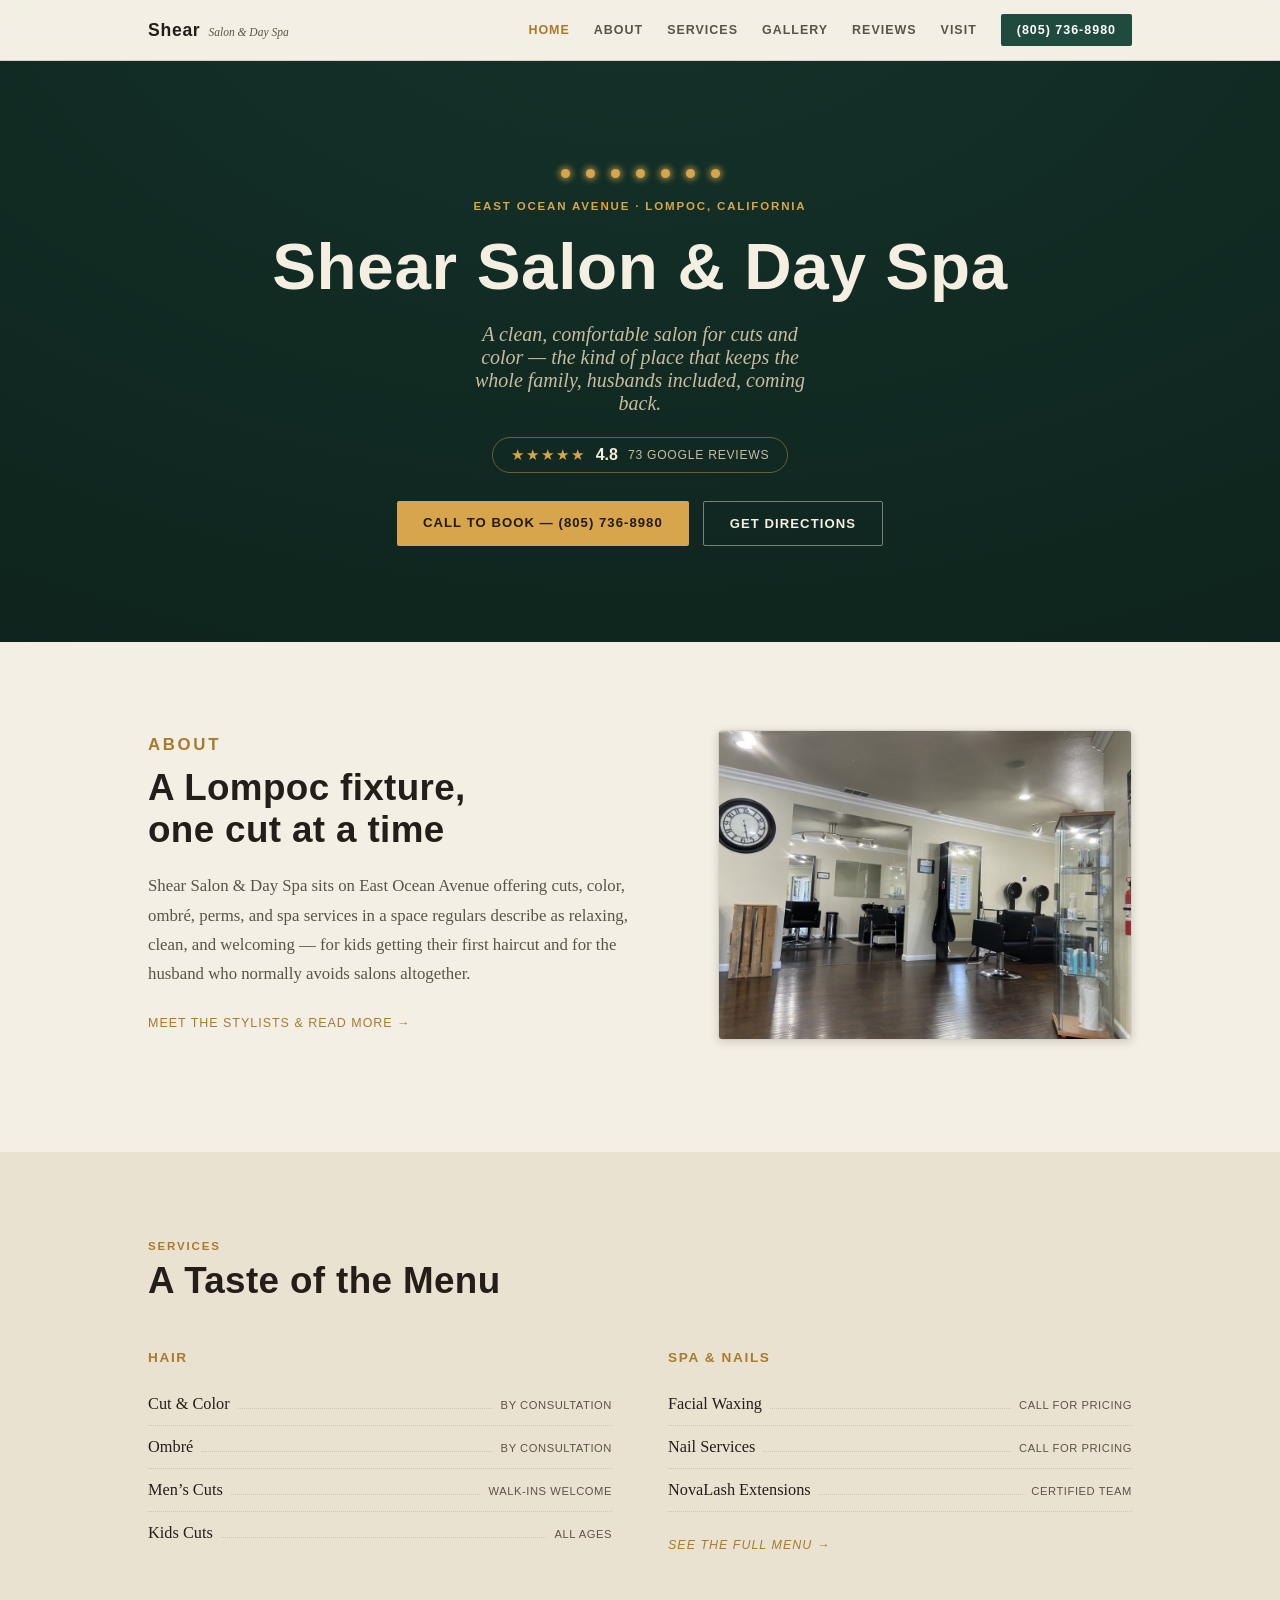
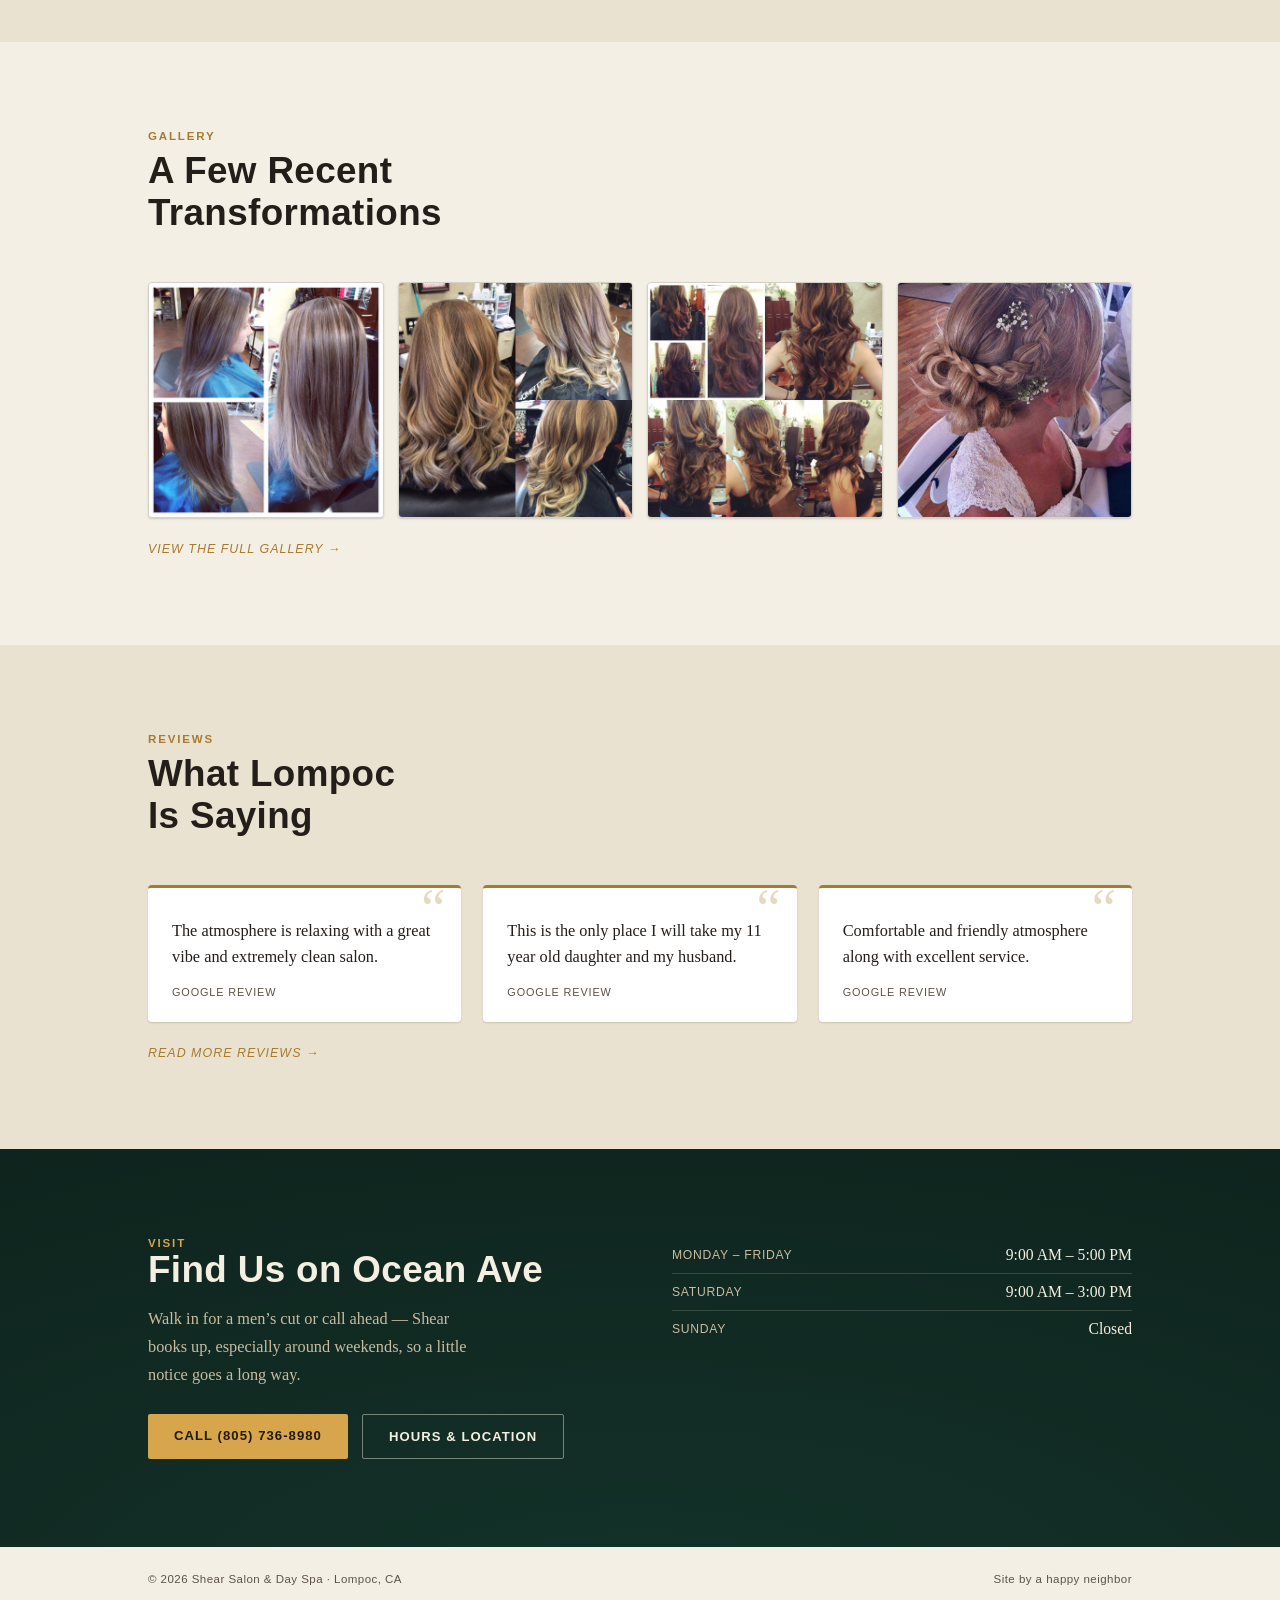
<file: index.html>
<!DOCTYPE html>
<html lang="en">
<head>
<meta charset="UTF-8">
<meta name="viewport" content="width=device-width, initial-scale=1.0">
<title>Shear Salon &amp; Day Spa | Lompoc, CA</title>
<meta name="description" content="Shear Salon &amp; Day Spa on East Ocean Avenue in Lompoc, CA — cuts, color, and spa services. 4.8 stars, 73 Google reviews.">
<link rel="icon" href="data:image/svg+xml,<svg xmlns=%22http://www.w3.org/2000/svg%22 viewBox=%220 0 100 100%22><text y=%22.9em%22 font-size=%2290%22>%E2%9C%82%EF%B8%8F</text></svg>">
<link rel="stylesheet" href="style.css">
</head>
<body>
<div class="page">

  <nav class="nav">
    <div class="nav-inner">
      <a class="brand" href="index.html">Shear <small>Salon &amp; Day Spa</small></a>
      <div class="nav-links">
        <a href="index.html" aria-current="page">Home</a>
        <a href="about.html">About</a>
        <a href="services.html">Services</a>
        <a href="gallery.html">Gallery</a>
        <a href="reviews.html">Reviews</a>
        <a href="contact.html">Visit</a>
        <a class="call" href="tel:+18057368980">(805) 736-8980</a>
      </div>
    </div>
  </nav>

  <header class="hero" id="top">
    <div class="hero-inner">
      <div class="bulbs" aria-hidden="true">
        <span class="bulb"></span><span class="bulb"></span><span class="bulb"></span>
        <span class="bulb"></span><span class="bulb"></span><span class="bulb"></span>
        <span class="bulb"></span>
      </div>
      <p class="eyebrow">East Ocean Avenue &middot; Lompoc, California</p>
      <h1>Shear Salon &amp; Day Spa</h1>
      <p class="tagline">A clean, comfortable salon for cuts and color &mdash; the kind of place that keeps the whole family, husbands included, coming back.</p>

      <div class="rating-pill">
        <span class="stars">★★★★★</span>
        <span class="num">4.8</span>
        <span class="count">73 Google Reviews</span>
      </div>

      <div class="hero-ctas">
        <a class="btn btn-primary" href="tel:+18057368980">Call to Book &mdash; (805) 736-8980</a>
        <a class="btn btn-outline" href="https://www.google.com/maps/dir/?api=1&amp;destination=1005+E+Ocean+Ave%2C+Lompoc%2C+CA+93436" target="_blank" rel="noopener">Get Directions</a>
      </div>
    </div>
  </header>

  <main>

    <section id="about">
      <div class="wrap about-grid">
        <div class="reveal">
          <p class="eyebrow" style="color:var(--brass);">About</p>
          <h2 style="margin-top:8px;font-size:clamp(1.7rem,3.4vw,2.3rem);">A Lompoc fixture, one cut at a time</h2>
          <p style="margin-top:20px;">Shear Salon &amp; Day Spa sits on East Ocean Avenue offering cuts, color, ombr&eacute;, perms, and spa services in a space regulars describe as relaxing, clean, and welcoming &mdash; for kids getting their first haircut and for the husband who normally avoids salons altogether.</p>
          <p><a class="link-more" href="about.html">Meet the stylists &amp; read more &rarr;</a></p>
        </div>
        <div class="reveal">
          <div class="photo-frame about-photo">
            <img src="images/interior.jpg" alt="Inside Shear Salon &amp; Day Spa in Lompoc, showing styling chairs and mirrors" loading="lazy">
          </div>
        </div>
      </div>
    </section>

    <section class="services">
      <div class="wrap">
        <div class="section-head reveal">
          <p class="eyebrow">Services</p>
          <h2>A Taste of the Menu</h2>
        </div>
        <div class="menu-cols">
          <div class="menu-group reveal">
            <h3>Hair</h3>
            <div class="menu-item"><span class="name">Cut &amp; Color</span><span class="leader"></span><span class="note">By Consultation</span></div>
            <div class="menu-item"><span class="name">Ombr&eacute;</span><span class="leader"></span><span class="note">By Consultation</span></div>
            <div class="menu-item"><span class="name">Men&rsquo;s Cuts</span><span class="leader"></span><span class="note">Walk-Ins Welcome</span></div>
            <div class="menu-item"><span class="name">Kids Cuts</span><span class="leader"></span><span class="note">All Ages</span></div>
          </div>
          <div class="menu-group reveal">
            <h3>Spa &amp; Nails</h3>
            <div class="menu-item"><span class="name">Facial Waxing</span><span class="leader"></span><span class="note">Call for Pricing</span></div>
            <div class="menu-item"><span class="name">Nail Services</span><span class="leader"></span><span class="note">Call for Pricing</span></div>
            <div class="menu-item"><span class="name">NovaLash Extensions</span><span class="leader"></span><span class="note">Certified Team</span></div>
            <p class="menu-note"><a class="link-more" href="services.html">See the full menu &rarr;</a></p>
          </div>
        </div>
      </div>
    </section>

    <section id="gallery-preview">
      <div class="wrap">
        <div class="section-head reveal">
          <p class="eyebrow">Gallery</p>
          <h2>A Few Recent Transformations</h2>
        </div>
        <div class="gallery-grid preview reveal">
          <div class="gallery-tile"><img src="images/gallery-02.jpg" alt="Color and style result at Shear Salon" loading="lazy"></div>
          <div class="gallery-tile"><img src="images/gallery-06.jpg" alt="Color and style result at Shear Salon" loading="lazy"></div>
          <div class="gallery-tile"><img src="images/gallery-09.jpg" alt="Color and style result at Shear Salon" loading="lazy"></div>
          <div class="gallery-tile"><img src="images/gallery-15.jpg" alt="Color and style result at Shear Salon" loading="lazy"></div>
        </div>
        <p class="gallery-note"><a class="link-more" href="gallery.html">View the full gallery &rarr;</a></p>
      </div>
    </section>

    <section class="reviews">
      <div class="wrap">
        <div class="section-head reveal">
          <p class="eyebrow">Reviews</p>
          <h2>What Lompoc Is Saying</h2>
        </div>
        <div class="review-grid">
          <div class="review-card reveal">
            <p>The atmosphere is relaxing with a great vibe and extremely clean salon.</p>
            <span class="review-source">Google Review</span>
          </div>
          <div class="review-card reveal">
            <p>This is the only place I will take my 11 year old daughter and my husband.</p>
            <span class="review-source">Google Review</span>
          </div>
          <div class="review-card reveal">
            <p>Comfortable and friendly atmosphere along with excellent service.</p>
            <span class="review-source">Google Review</span>
          </div>
        </div>
        <p class="gallery-note"><a class="link-more" href="reviews.html">Read more reviews &rarr;</a></p>
      </div>
    </section>

  </main>

  <section class="visit">
    <div class="wrap visit-grid">
      <div class="reveal">
        <p class="eyebrow">Visit</p>
        <h2>Find Us on Ocean Ave</h2>
        <p class="visit-lead">Walk in for a men&rsquo;s cut or call ahead &mdash; Shear books up, especially around weekends, so a little notice goes a long way.</p>
        <div class="visit-ctas">
          <a class="btn btn-primary" href="tel:+18057368980">Call (805) 736-8980</a>
          <a class="btn btn-outline" href="contact.html">Hours &amp; Location</a>
        </div>
      </div>
      <div class="reveal">
        <table class="hours-table">
          <tr><td>Monday &ndash; Friday</td><td>9:00 AM &ndash; 5:00 PM</td></tr>
          <tr><td>Saturday</td><td>9:00 AM &ndash; 3:00 PM</td></tr>
          <tr><td>Sunday</td><td>Closed</td></tr>
        </table>
      </div>
    </div>
  </section>

  <footer class="footer">
    <div class="wrap">
      <p>&copy; 2026 Shear Salon &amp; Day Spa &middot; Lompoc, CA</p>
      <p>Site by a happy neighbor</p>
    </div>
  </footer>

</div>
<script src="script.js"></script>
</body>
</html>
</file>
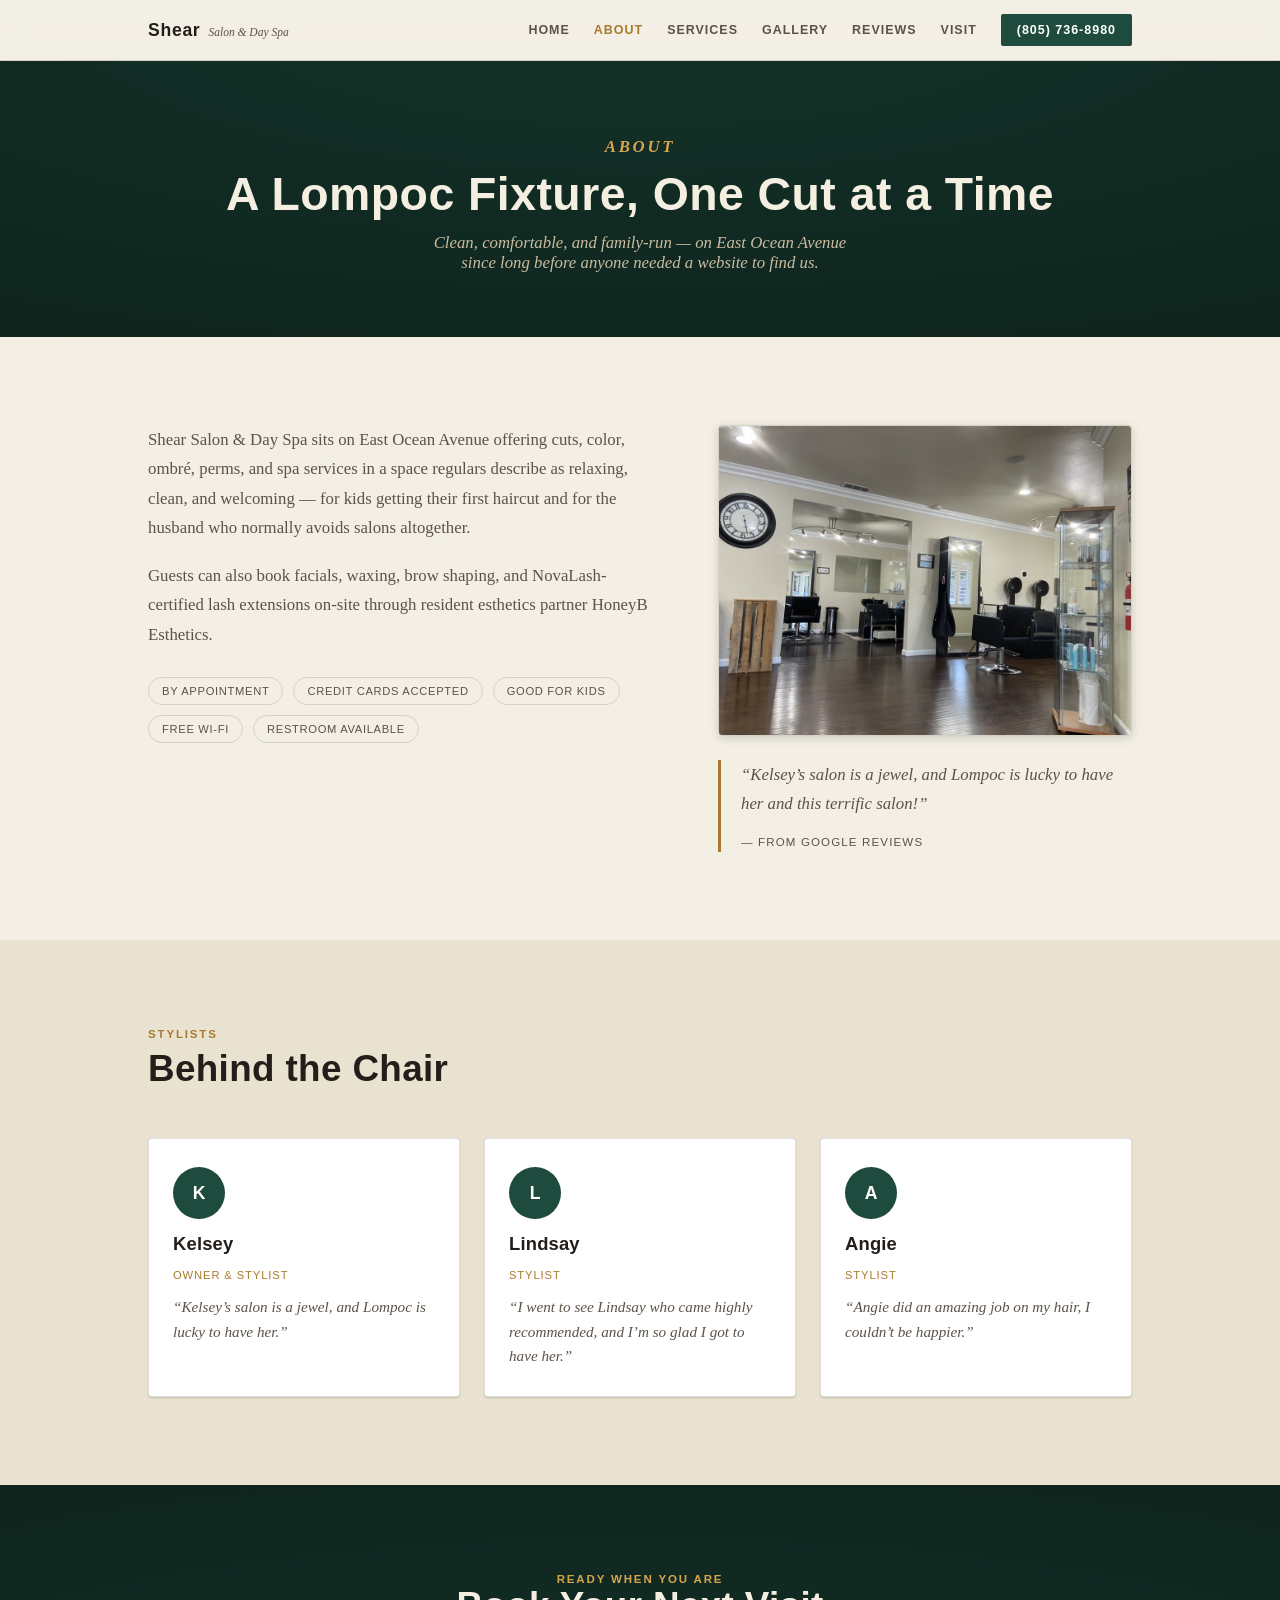
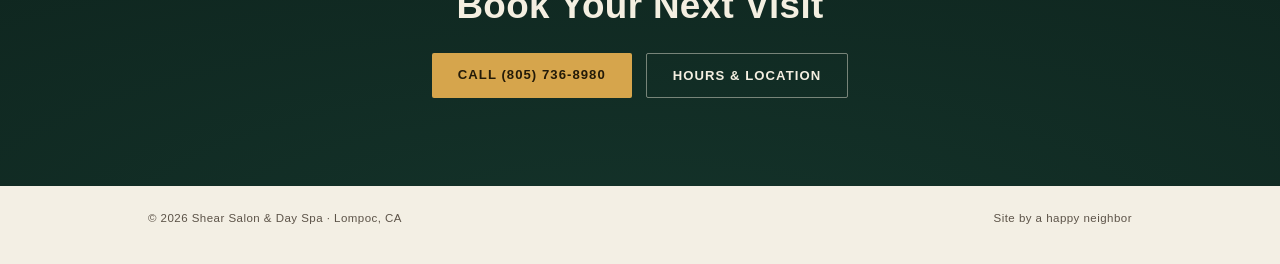
<file: about.html>
<!DOCTYPE html>
<html lang="en">
<head>
<meta charset="UTF-8">
<meta name="viewport" content="width=device-width, initial-scale=1.0">
<title>About | Shear Salon &amp; Day Spa</title>
<meta name="description" content="About Shear Salon & Day Spa in Lompoc, CA, and the stylists behind the chair — Kelsey, Lindsay, and Angie.">
<link rel="icon" href="data:image/svg+xml,<svg xmlns=%22http://www.w3.org/2000/svg%22 viewBox=%220 0 100 100%22><text y=%22.9em%22 font-size=%2290%22>%E2%9C%82%EF%B8%8F</text></svg>">
<link rel="stylesheet" href="style.css">
</head>
<body>
<div class="page">

  <nav class="nav">
    <div class="nav-inner">
      <a class="brand" href="index.html">Shear <small>Salon &amp; Day Spa</small></a>
      <div class="nav-links">
        <a href="index.html">Home</a>
        <a href="about.html" aria-current="page">About</a>
        <a href="services.html">Services</a>
        <a href="gallery.html">Gallery</a>
        <a href="reviews.html">Reviews</a>
        <a href="contact.html">Visit</a>
        <a class="call" href="tel:+18057368980">(805) 736-8980</a>
      </div>
    </div>
  </nav>

  <header class="page-hero">
    <p class="eyebrow">About</p>
    <h1>A Lompoc Fixture, One Cut at a Time</h1>
    <p>Clean, comfortable, and family-run &mdash; on East Ocean Avenue since long before anyone needed a website to find us.</p>
  </header>

  <main>
    <section>
      <div class="wrap about-grid">
        <div class="reveal">
          <p style="font-size:1.05rem;line-height:1.75;color:var(--ink-soft);">Shear Salon &amp; Day Spa sits on East Ocean Avenue offering cuts, color, ombr&eacute;, perms, and spa services in a space regulars describe as relaxing, clean, and welcoming &mdash; for kids getting their first haircut and for the husband who normally avoids salons altogether.</p>
          <p style="font-size:1.05rem;line-height:1.75;color:var(--ink-soft);margin-top:1.1em;">Guests can also book facials, waxing, brow shaping, and NovaLash-certified lash extensions on-site through resident esthetics partner HoneyB Esthetics.</p>
          <div class="amenity-row">
            <span class="amenity">By Appointment</span>
            <span class="amenity">Credit Cards Accepted</span>
            <span class="amenity">Good for Kids</span>
            <span class="amenity">Free Wi-Fi</span>
            <span class="amenity">Restroom Available</span>
          </div>
        </div>
        <div class="reveal">
          <div class="photo-frame about-photo">
            <img src="images/interior.jpg" alt="Inside Shear Salon &amp; Day Spa in Lompoc, showing styling chairs and mirrors" loading="lazy">
          </div>
          <p class="pull">&ldquo;Kelsey&rsquo;s salon is a jewel, and Lompoc is lucky to have her and this terrific salon!&rdquo;
            <cite>&mdash; from Google Reviews</cite>
          </p>
        </div>
      </div>
    </section>

    <section class="services">
      <div class="wrap">
        <div class="section-head reveal">
          <p class="eyebrow">Stylists</p>
          <h2>Behind the Chair</h2>
        </div>
        <div class="team-grid">
          <div class="team-card reveal">
            <div class="monogram">K</div>
            <h3>Kelsey</h3>
            <p class="role">Owner &amp; Stylist</p>
            <p class="quote">&ldquo;Kelsey&rsquo;s salon is a jewel, and Lompoc is lucky to have her.&rdquo;</p>
          </div>
          <div class="team-card reveal">
            <div class="monogram">L</div>
            <h3>Lindsay</h3>
            <p class="role">Stylist</p>
            <p class="quote">&ldquo;I went to see Lindsay who came highly recommended, and I&rsquo;m so glad I got to have her.&rdquo;</p>
          </div>
          <div class="team-card reveal">
            <div class="monogram">A</div>
            <h3>Angie</h3>
            <p class="role">Stylist</p>
            <p class="quote">&ldquo;Angie did an amazing job on my hair, I couldn&rsquo;t be happier.&rdquo;</p>
          </div>
        </div>
      </div>
    </section>
  </main>

  <section class="visit">
    <div class="wrap" style="text-align:center;">
      <div class="reveal">
        <p class="eyebrow">Ready When You Are</p>
        <h2>Book Your Next Visit</h2>
        <div class="visit-ctas" style="justify-content:center;">
          <a class="btn btn-primary" href="tel:+18057368980">Call (805) 736-8980</a>
          <a class="btn btn-outline" href="contact.html">Hours &amp; Location</a>
        </div>
      </div>
    </div>
  </section>

  <footer class="footer">
    <div class="wrap">
      <p>&copy; 2026 Shear Salon &amp; Day Spa &middot; Lompoc, CA</p>
      <p>Site by a happy neighbor</p>
    </div>
  </footer>

</div>
<script src="script.js"></script>
</body>
</html>
</file>
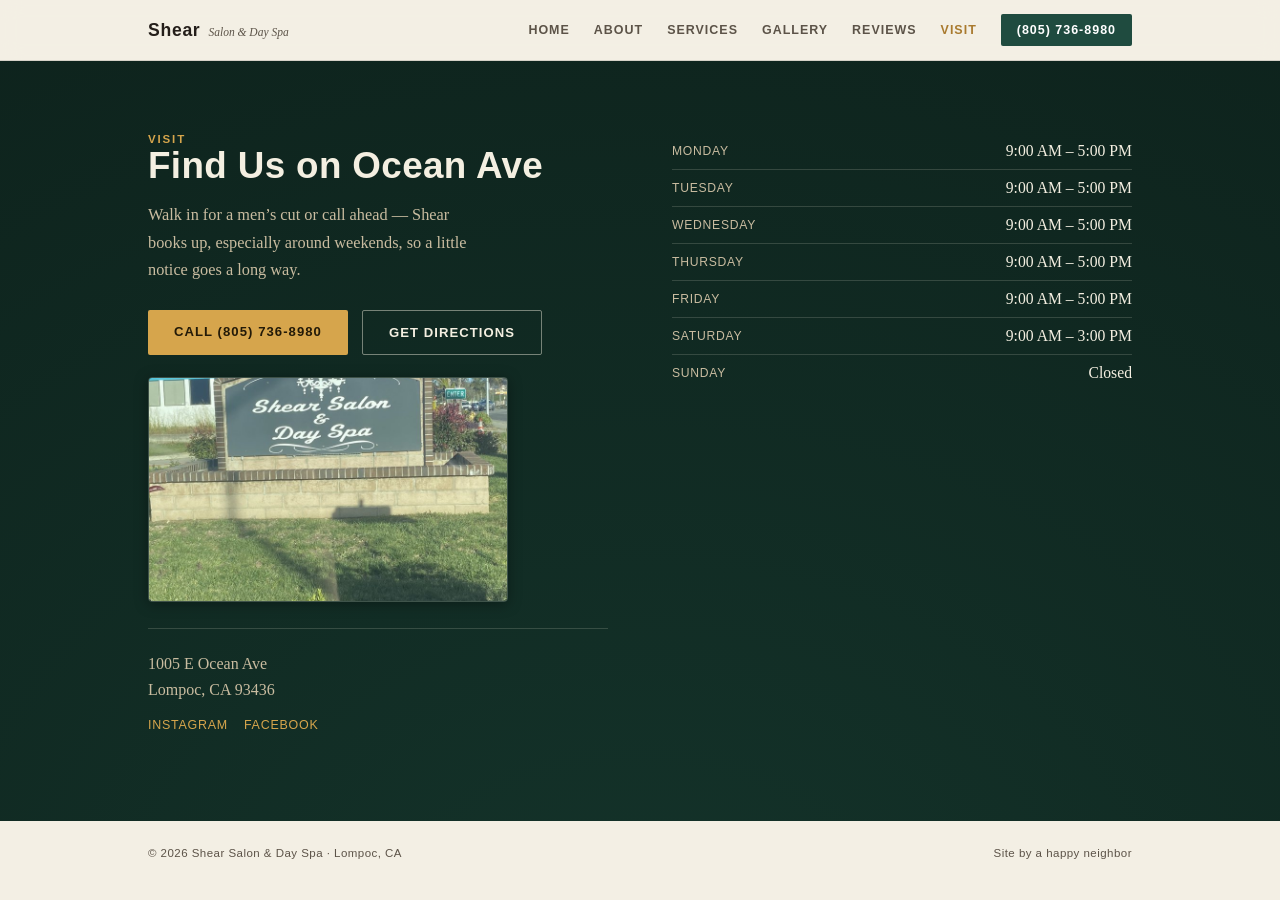
<file: contact.html>
<!DOCTYPE html>
<html lang="en">
<head>
<meta charset="UTF-8">
<meta name="viewport" content="width=device-width, initial-scale=1.0">
<title>Visit | Shear Salon &amp; Day Spa</title>
<meta name="description" content="Hours, address, and directions for Shear Salon & Day Spa, 1005 E Ocean Ave, Lompoc, CA 93436.">
<link rel="icon" href="data:image/svg+xml,<svg xmlns=%22http://www.w3.org/2000/svg%22 viewBox=%220 0 100 100%22><text y=%22.9em%22 font-size=%2290%22>%E2%9C%82%EF%B8%8F</text></svg>">
<link rel="stylesheet" href="style.css">
</head>
<body>
<div class="page">

  <nav class="nav">
    <div class="nav-inner">
      <a class="brand" href="index.html">Shear <small>Salon &amp; Day Spa</small></a>
      <div class="nav-links">
        <a href="index.html">Home</a>
        <a href="about.html">About</a>
        <a href="services.html">Services</a>
        <a href="gallery.html">Gallery</a>
        <a href="reviews.html">Reviews</a>
        <a href="contact.html" aria-current="page">Visit</a>
        <a class="call" href="tel:+18057368980">(805) 736-8980</a>
      </div>
    </div>
  </nav>

  <section class="visit" style="padding-top:clamp(48px,8vw,72px);">
    <div class="wrap visit-grid">
      <div class="reveal">
        <p class="eyebrow">Visit</p>
        <h2>Find Us on Ocean Ave</h2>
        <p class="visit-lead">Walk in for a men&rsquo;s cut or call ahead &mdash; Shear books up, especially around weekends, so a little notice goes a long way.</p>
        <div class="visit-ctas">
          <a class="btn btn-primary" href="tel:+18057368980">Call (805) 736-8980</a>
          <a class="btn btn-outline" href="https://www.google.com/maps/dir/?api=1&amp;destination=1005+E+Ocean+Ave%2C+Lompoc%2C+CA+93436" target="_blank" rel="noopener">Get Directions</a>
        </div>
        <div class="visit-photo reveal" style="margin-top:22px;">
          <img src="images/sign.jpg" alt="Shear Salon &amp; Day Spa sign on East Ocean Avenue, Lompoc" loading="lazy">
        </div>
        <div class="addr-block">
          <p>1005 E Ocean Ave<br>Lompoc, CA 93436</p>
          <div class="social-row">
            <a href="https://www.instagram.com/shearsalonanddayspa/" target="_blank" rel="noopener">Instagram</a>
            <a href="https://www.facebook.com/Sheardelighsalon/" target="_blank" rel="noopener">Facebook</a>
          </div>
        </div>
      </div>
      <div class="reveal">
        <table class="hours-table">
          <tr><td>Monday</td><td>9:00 AM &ndash; 5:00 PM</td></tr>
          <tr><td>Tuesday</td><td>9:00 AM &ndash; 5:00 PM</td></tr>
          <tr><td>Wednesday</td><td>9:00 AM &ndash; 5:00 PM</td></tr>
          <tr><td>Thursday</td><td>9:00 AM &ndash; 5:00 PM</td></tr>
          <tr><td>Friday</td><td>9:00 AM &ndash; 5:00 PM</td></tr>
          <tr><td>Saturday</td><td>9:00 AM &ndash; 3:00 PM</td></tr>
          <tr><td>Sunday</td><td>Closed</td></tr>
        </table>
      </div>
    </div>
  </section>

  <footer class="footer">
    <div class="wrap">
      <p>&copy; 2026 Shear Salon &amp; Day Spa &middot; Lompoc, CA</p>
      <p>Site by a happy neighbor</p>
    </div>
  </footer>

</div>
<script src="script.js"></script>
</body>
</html>
</file>
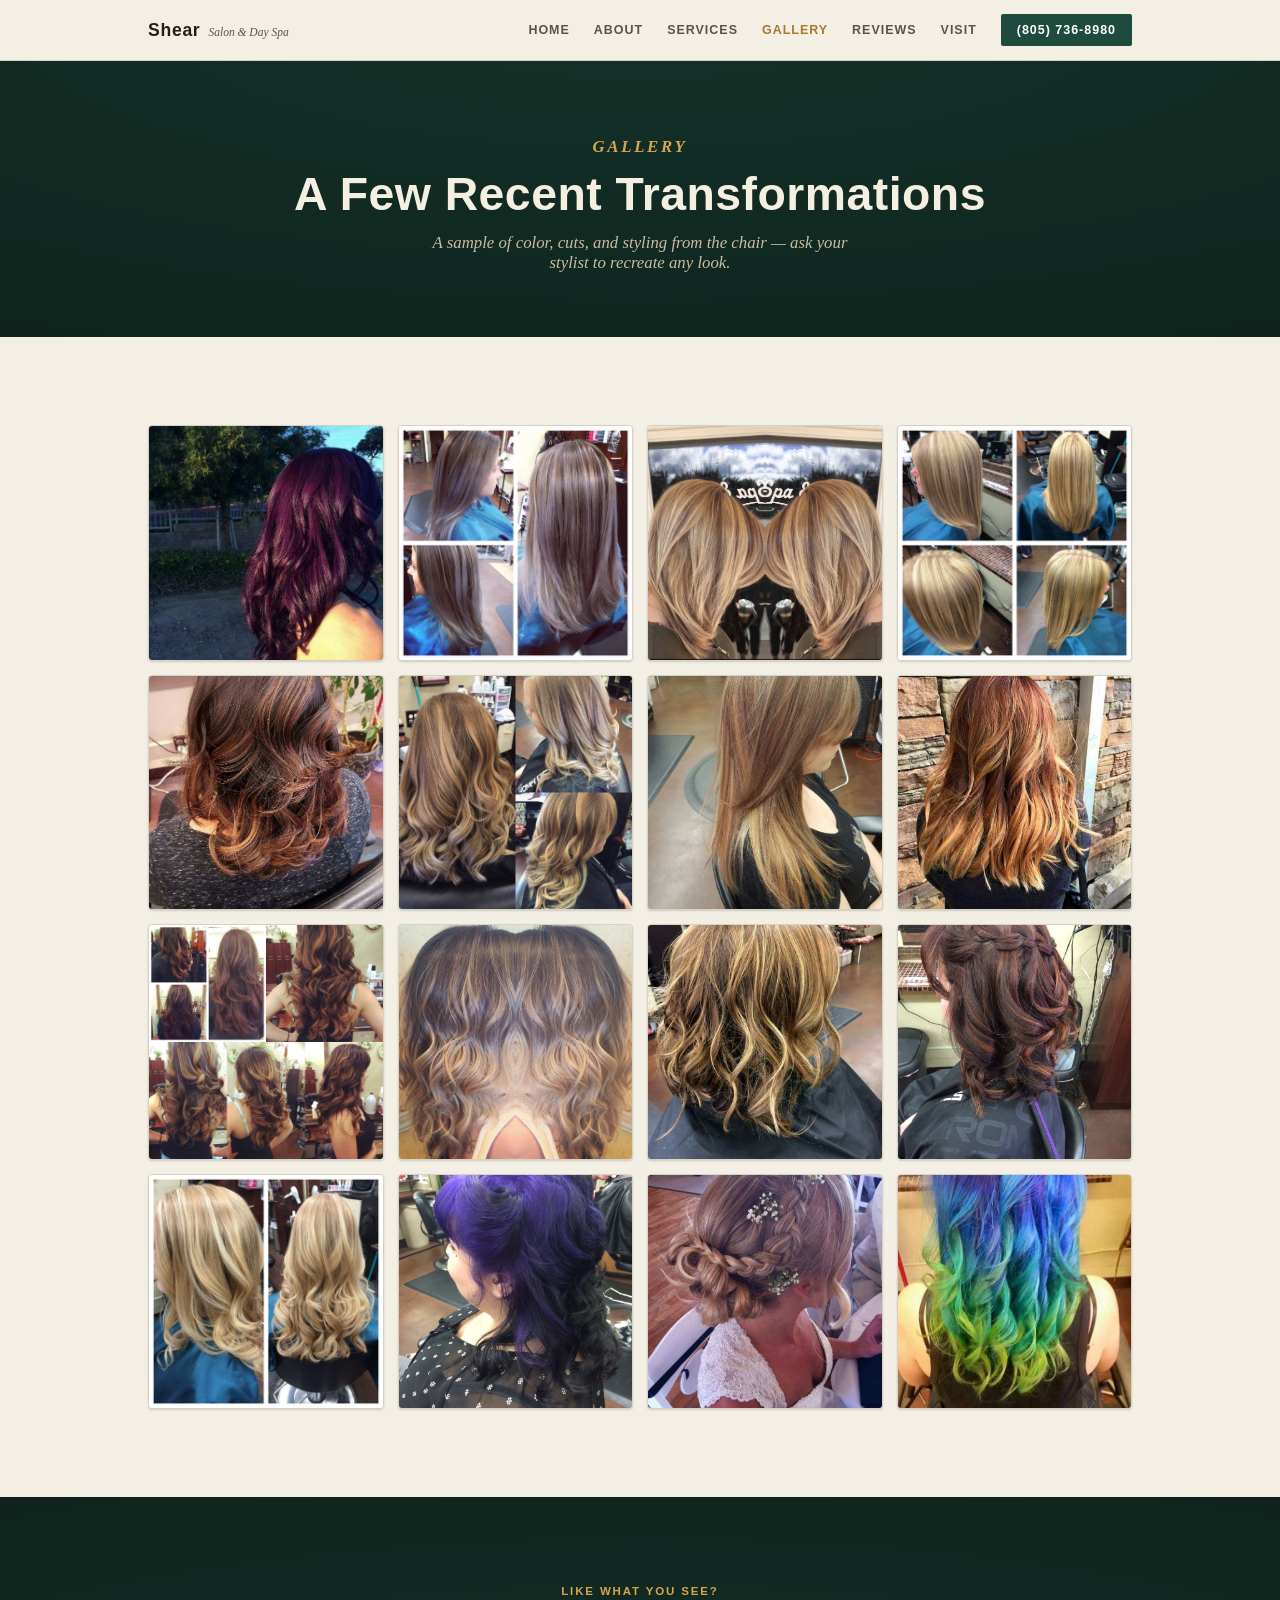
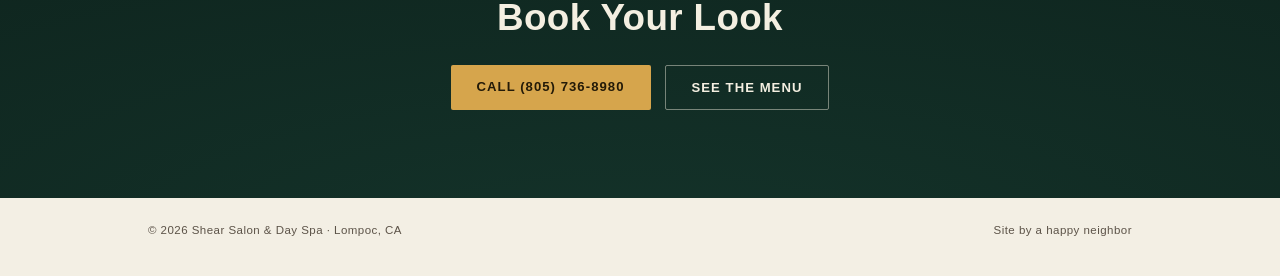
<file: gallery.html>
<!DOCTYPE html>
<html lang="en">
<head>
<meta charset="UTF-8">
<meta name="viewport" content="width=device-width, initial-scale=1.0">
<title>Gallery | Shear Salon &amp; Day Spa</title>
<meta name="description" content="Color, cuts, and styling from the chair at Shear Salon & Day Spa in Lompoc, CA.">
<link rel="icon" href="data:image/svg+xml,<svg xmlns=%22http://www.w3.org/2000/svg%22 viewBox=%220 0 100 100%22><text y=%22.9em%22 font-size=%2290%22>%E2%9C%82%EF%B8%8F</text></svg>">
<link rel="stylesheet" href="style.css">
</head>
<body>
<div class="page">

  <nav class="nav">
    <div class="nav-inner">
      <a class="brand" href="index.html">Shear <small>Salon &amp; Day Spa</small></a>
      <div class="nav-links">
        <a href="index.html">Home</a>
        <a href="about.html">About</a>
        <a href="services.html">Services</a>
        <a href="gallery.html" aria-current="page">Gallery</a>
        <a href="reviews.html">Reviews</a>
        <a href="contact.html">Visit</a>
        <a class="call" href="tel:+18057368980">(805) 736-8980</a>
      </div>
    </div>
  </nav>

  <header class="page-hero">
    <p class="eyebrow">Gallery</p>
    <h1>A Few Recent Transformations</h1>
    <p>A sample of color, cuts, and styling from the chair &mdash; ask your stylist to recreate any look.</p>
  </header>

  <main>
    <section>
      <div class="wrap">
        <div class="gallery-grid reveal">
          <div class="gallery-tile"><img src="images/gallery-01.jpg" alt="Shear Salon &amp; Day Spa interior" loading="lazy"></div>
          <div class="gallery-tile"><img src="images/gallery-02.jpg" alt="Color and style result at Shear Salon" loading="lazy"></div>
          <div class="gallery-tile"><img src="images/gallery-03.jpg" alt="Color and style result at Shear Salon" loading="lazy"></div>
          <div class="gallery-tile"><img src="images/gallery-04.jpg" alt="Color and style result at Shear Salon" loading="lazy"></div>
          <div class="gallery-tile"><img src="images/gallery-05.jpg" alt="Color and style result at Shear Salon" loading="lazy"></div>
          <div class="gallery-tile"><img src="images/gallery-06.jpg" alt="Color and style result at Shear Salon" loading="lazy"></div>
          <div class="gallery-tile"><img src="images/gallery-07.jpg" alt="Color and style result at Shear Salon" loading="lazy"></div>
          <div class="gallery-tile"><img src="images/gallery-08.jpg" alt="Color and style result at Shear Salon" loading="lazy"></div>
          <div class="gallery-tile"><img src="images/gallery-09.jpg" alt="Color and style result at Shear Salon" loading="lazy"></div>
          <div class="gallery-tile"><img src="images/gallery-10.jpg" alt="Color and style result at Shear Salon" loading="lazy"></div>
          <div class="gallery-tile"><img src="images/gallery-11.jpg" alt="Color and style result at Shear Salon" loading="lazy"></div>
          <div class="gallery-tile"><img src="images/gallery-12.jpg" alt="Color and style result at Shear Salon" loading="lazy"></div>
          <div class="gallery-tile"><img src="images/gallery-13.jpg" alt="Color and style result at Shear Salon" loading="lazy"></div>
          <div class="gallery-tile"><img src="images/gallery-14.jpg" alt="Color and style result at Shear Salon" loading="lazy"></div>
          <div class="gallery-tile"><img src="images/gallery-15.jpg" alt="Color and style result at Shear Salon" loading="lazy"></div>
          <div class="gallery-tile"><img src="images/gallery-16.jpg" alt="Color and style result at Shear Salon" loading="lazy"></div>
        </div>
      </div>
    </section>
  </main>

  <section class="visit">
    <div class="wrap" style="text-align:center;">
      <div class="reveal">
        <p class="eyebrow">Like What You See?</p>
        <h2>Book Your Look</h2>
        <div class="visit-ctas" style="justify-content:center;">
          <a class="btn btn-primary" href="tel:+18057368980">Call (805) 736-8980</a>
          <a class="btn btn-outline" href="services.html">See the Menu</a>
        </div>
      </div>
    </div>
  </section>

  <footer class="footer">
    <div class="wrap">
      <p>&copy; 2026 Shear Salon &amp; Day Spa &middot; Lompoc, CA</p>
      <p>Site by a happy neighbor</p>
    </div>
  </footer>

</div>
<script src="script.js"></script>
</body>
</html>
</file>
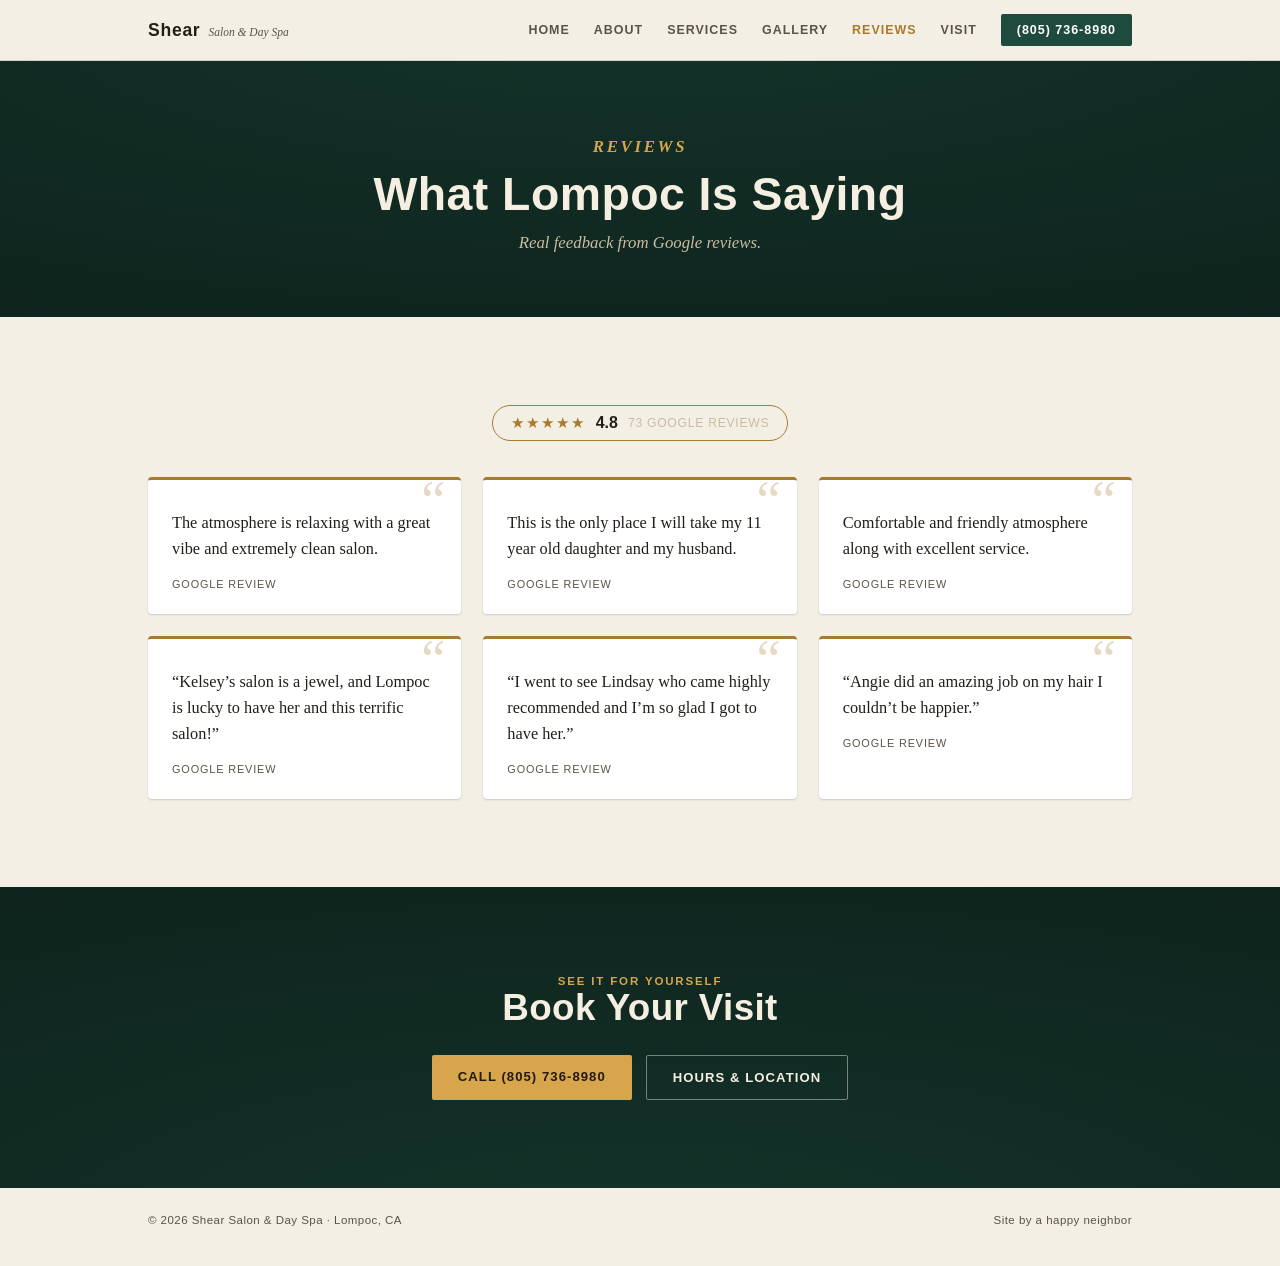
<file: reviews.html>
<!DOCTYPE html>
<html lang="en">
<head>
<meta charset="UTF-8">
<meta name="viewport" content="width=device-width, initial-scale=1.0">
<title>Reviews | Shear Salon &amp; Day Spa</title>
<meta name="description" content="4.8 stars, 73 Google reviews — see what Lompoc is saying about Shear Salon & Day Spa.">
<link rel="icon" href="data:image/svg+xml,<svg xmlns=%22http://www.w3.org/2000/svg%22 viewBox=%220 0 100 100%22><text y=%22.9em%22 font-size=%2290%22>%E2%9C%82%EF%B8%8F</text></svg>">
<link rel="stylesheet" href="style.css">
</head>
<body>
<div class="page">

  <nav class="nav">
    <div class="nav-inner">
      <a class="brand" href="index.html">Shear <small>Salon &amp; Day Spa</small></a>
      <div class="nav-links">
        <a href="index.html">Home</a>
        <a href="about.html">About</a>
        <a href="services.html">Services</a>
        <a href="gallery.html">Gallery</a>
        <a href="reviews.html" aria-current="page">Reviews</a>
        <a href="contact.html">Visit</a>
        <a class="call" href="tel:+18057368980">(805) 736-8980</a>
      </div>
    </div>
  </nav>

  <header class="page-hero">
    <p class="eyebrow">Reviews</p>
    <h1>What Lompoc Is Saying</h1>
    <p>Real feedback from Google reviews.</p>
  </header>

  <main>
    <section>
      <div class="wrap">
        <div class="review-rating reveal">
          <div class="rating-pill" style="border-color:var(--brass);">
            <span class="stars" style="color:var(--brass);">★★★★★</span>
            <span class="num" style="color:var(--ink);">4.8</span>
            <span class="count">73 Google Reviews</span>
          </div>
        </div>
        <div class="review-grid">
          <div class="review-card reveal">
            <p>The atmosphere is relaxing with a great vibe and extremely clean salon.</p>
            <span class="review-source">Google Review</span>
          </div>
          <div class="review-card reveal">
            <p>This is the only place I will take my 11 year old daughter and my husband.</p>
            <span class="review-source">Google Review</span>
          </div>
          <div class="review-card reveal">
            <p>Comfortable and friendly atmosphere along with excellent service.</p>
            <span class="review-source">Google Review</span>
          </div>
          <div class="review-card reveal">
            <p>&ldquo;Kelsey&rsquo;s salon is a jewel, and Lompoc is lucky to have her and this terrific salon!&rdquo;</p>
            <span class="review-source">Google Review</span>
          </div>
          <div class="review-card reveal">
            <p>&ldquo;I went to see Lindsay who came highly recommended and I&rsquo;m so glad I got to have her.&rdquo;</p>
            <span class="review-source">Google Review</span>
          </div>
          <div class="review-card reveal">
            <p>&ldquo;Angie did an amazing job on my hair I couldn&rsquo;t be happier.&rdquo;</p>
            <span class="review-source">Google Review</span>
          </div>
        </div>
      </div>
    </section>
  </main>

  <section class="visit">
    <div class="wrap" style="text-align:center;">
      <div class="reveal">
        <p class="eyebrow">See It for Yourself</p>
        <h2>Book Your Visit</h2>
        <div class="visit-ctas" style="justify-content:center;">
          <a class="btn btn-primary" href="tel:+18057368980">Call (805) 736-8980</a>
          <a class="btn btn-outline" href="contact.html">Hours &amp; Location</a>
        </div>
      </div>
    </div>
  </section>

  <footer class="footer">
    <div class="wrap">
      <p>&copy; 2026 Shear Salon &amp; Day Spa &middot; Lompoc, CA</p>
      <p>Site by a happy neighbor</p>
    </div>
  </footer>

</div>
<script src="script.js"></script>
</body>
</html>
</file>
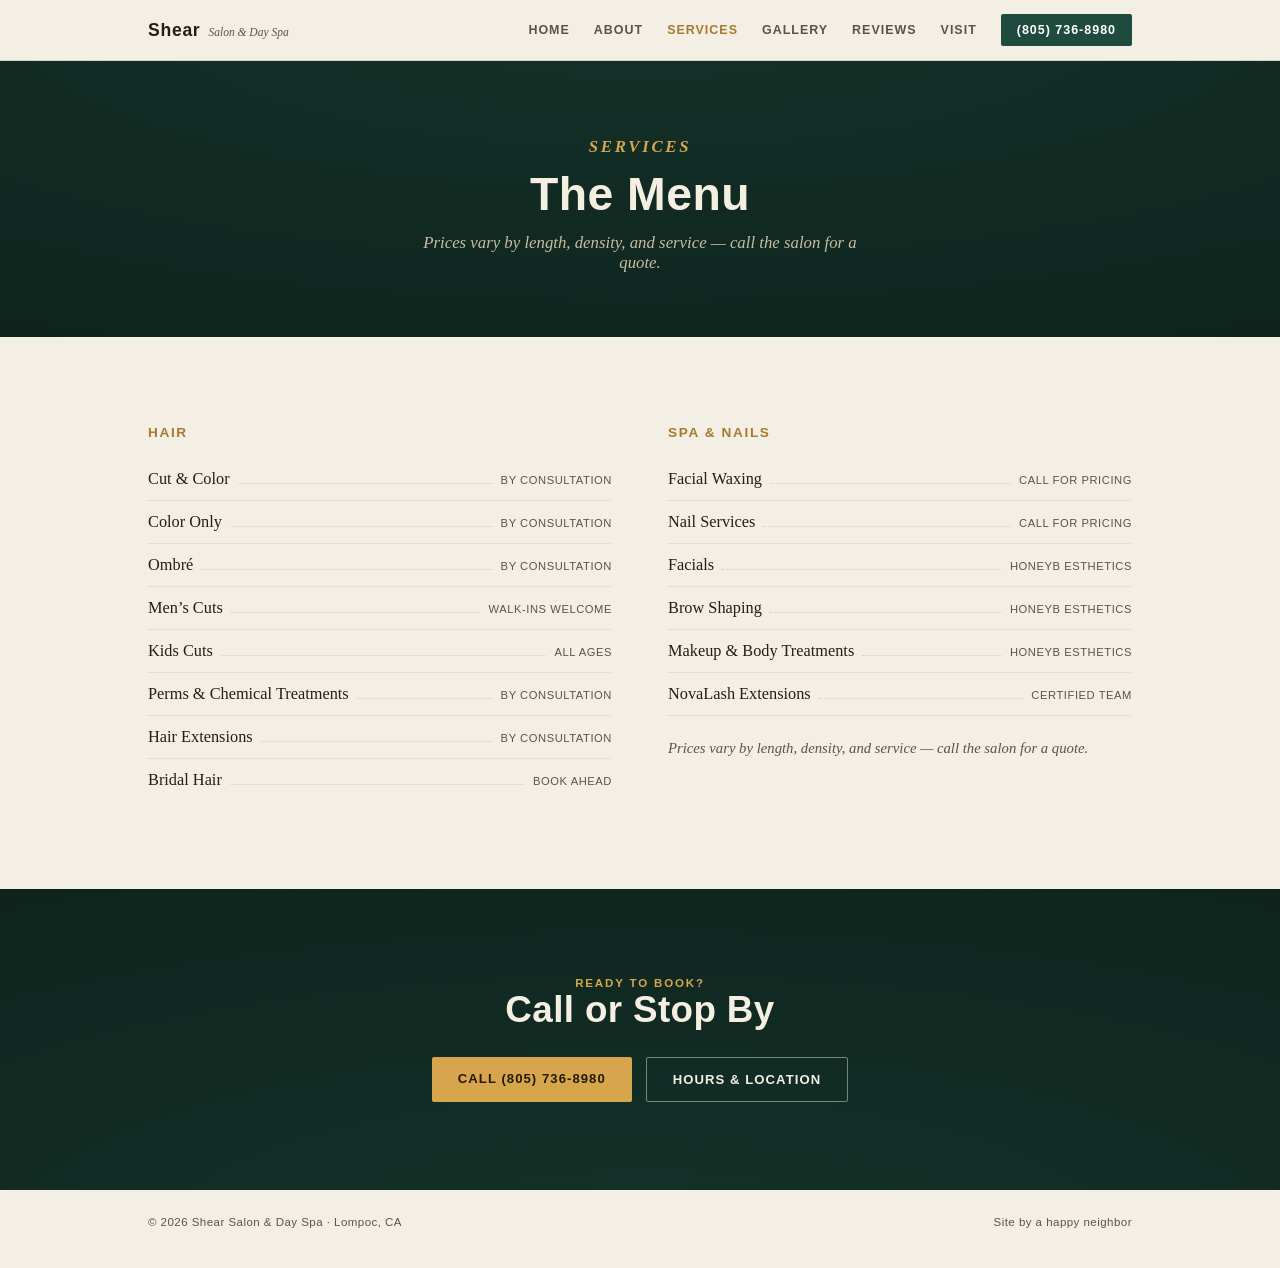
<file: services.html>
<!DOCTYPE html>
<html lang="en">
<head>
<meta charset="UTF-8">
<meta name="viewport" content="width=device-width, initial-scale=1.0">
<title>Services | Shear Salon &amp; Day Spa</title>
<meta name="description" content="Full service menu at Shear Salon & Day Spa in Lompoc, CA — cuts, color, spa, and nail services.">
<link rel="icon" href="data:image/svg+xml,<svg xmlns=%22http://www.w3.org/2000/svg%22 viewBox=%220 0 100 100%22><text y=%22.9em%22 font-size=%2290%22>%E2%9C%82%EF%B8%8F</text></svg>">
<link rel="stylesheet" href="style.css">
</head>
<body>
<div class="page">

  <nav class="nav">
    <div class="nav-inner">
      <a class="brand" href="index.html">Shear <small>Salon &amp; Day Spa</small></a>
      <div class="nav-links">
        <a href="index.html">Home</a>
        <a href="about.html">About</a>
        <a href="services.html" aria-current="page">Services</a>
        <a href="gallery.html">Gallery</a>
        <a href="reviews.html">Reviews</a>
        <a href="contact.html">Visit</a>
        <a class="call" href="tel:+18057368980">(805) 736-8980</a>
      </div>
    </div>
  </nav>

  <header class="page-hero">
    <p class="eyebrow">Services</p>
    <h1>The Menu</h1>
    <p>Prices vary by length, density, and service &mdash; call the salon for a quote.</p>
  </header>

  <main>
    <section>
      <div class="wrap">
        <div class="menu-cols">
          <div class="menu-group reveal">
            <h3>Hair</h3>
            <div class="menu-item"><span class="name">Cut &amp; Color</span><span class="leader"></span><span class="note">By Consultation</span></div>
            <div class="menu-item"><span class="name">Color Only</span><span class="leader"></span><span class="note">By Consultation</span></div>
            <div class="menu-item"><span class="name">Ombr&eacute;</span><span class="leader"></span><span class="note">By Consultation</span></div>
            <div class="menu-item"><span class="name">Men&rsquo;s Cuts</span><span class="leader"></span><span class="note">Walk-Ins Welcome</span></div>
            <div class="menu-item"><span class="name">Kids Cuts</span><span class="leader"></span><span class="note">All Ages</span></div>
            <div class="menu-item"><span class="name">Perms &amp; Chemical Treatments</span><span class="leader"></span><span class="note">By Consultation</span></div>
            <div class="menu-item"><span class="name">Hair Extensions</span><span class="leader"></span><span class="note">By Consultation</span></div>
            <div class="menu-item"><span class="name">Bridal Hair</span><span class="leader"></span><span class="note">Book Ahead</span></div>
          </div>
          <div class="menu-group reveal">
            <h3>Spa &amp; Nails</h3>
            <div class="menu-item"><span class="name">Facial Waxing</span><span class="leader"></span><span class="note">Call for Pricing</span></div>
            <div class="menu-item"><span class="name">Nail Services</span><span class="leader"></span><span class="note">Call for Pricing</span></div>
            <div class="menu-item"><span class="name">Facials</span><span class="leader"></span><span class="note">HoneyB Esthetics</span></div>
            <div class="menu-item"><span class="name">Brow Shaping</span><span class="leader"></span><span class="note">HoneyB Esthetics</span></div>
            <div class="menu-item"><span class="name">Makeup &amp; Body Treatments</span><span class="leader"></span><span class="note">HoneyB Esthetics</span></div>
            <div class="menu-item"><span class="name">NovaLash Extensions</span><span class="leader"></span><span class="note">Certified Team</span></div>
            <p class="menu-note">Prices vary by length, density, and service &mdash; call the salon for a quote.</p>
          </div>
        </div>
      </div>
    </section>
  </main>

  <section class="visit">
    <div class="wrap" style="text-align:center;">
      <div class="reveal">
        <p class="eyebrow">Ready to Book?</p>
        <h2>Call or Stop By</h2>
        <div class="visit-ctas" style="justify-content:center;">
          <a class="btn btn-primary" href="tel:+18057368980">Call (805) 736-8980</a>
          <a class="btn btn-outline" href="contact.html">Hours &amp; Location</a>
        </div>
      </div>
    </div>
  </section>

  <footer class="footer">
    <div class="wrap">
      <p>&copy; 2026 Shear Salon &amp; Day Spa &middot; Lompoc, CA</p>
      <p>Site by a happy neighbor</p>
    </div>
  </footer>

</div>
<script src="script.js"></script>
</body>
</html>
</file>
<file: style.css>
:root{
  --bg:#F3EFE4;
  --surface:#FFFFFF;
  --surface-2:#EAE2D0;
  --ink:#241E1A;
  --ink-soft:#5C5348;
  --accent:#1F4B3F;
  --accent-soft:#3C6E5E;
  --brass:#A97A2E;
  --brass-bright:#C99A46;
  --line:rgba(36,30,26,0.14);
  --shadow:rgba(20,16,12,0.16);

  --hero-bg-1:#14332A;
  --hero-bg-2:#0D211B;
  --hero-ink:#F4EFE1;
  --hero-ink-soft:#C9BCA0;
  --hero-brass:#D6A54C;

  --font-display:'Futura','Century Gothic','Avenir Next Condensed','Segoe UI Semibold','Segoe UI',sans-serif;
  --font-body:Georgia,'Iowan Old Style','Palatino Linotype','Book Antiqua',serif;
}
@media (prefers-color-scheme: dark){
  :root:not([data-theme="light"]){
    --bg:#171E1A;
    --surface:#1E2822;
    --surface-2:#263229;
    --ink:#F1EBDD;
    --ink-soft:#B7AD9B;
    --accent:#79B79A;
    --accent-soft:#5C947C;
    --brass:#D6A54C;
    --brass-bright:#E8BE6C;
    --line:rgba(241,235,221,0.14);
    --shadow:rgba(0,0,0,0.45);
  }
}
:root[data-theme="dark"]{
  --bg:#171E1A;
  --surface:#1E2822;
  --surface-2:#263229;
  --ink:#F1EBDD;
  --ink-soft:#B7AD9B;
  --accent:#79B79A;
  --accent-soft:#5C947C;
  --brass:#D6A54C;
  --brass-bright:#E8BE6C;
  --line:rgba(241,235,221,0.14);
  --shadow:rgba(0,0,0,0.45);
}

*{box-sizing:border-box;}
html{scroll-behavior:smooth;}
@media (prefers-reduced-motion: reduce){
  html{scroll-behavior:auto;}
  *{animation-duration:0.001ms !important;animation-iteration-count:1 !important;transition-duration:0.001ms !important;}
}
body{margin:0;background:var(--bg);color:var(--ink);font-family:var(--font-body);}
img,svg{max-width:100%;display:block;}

.page{background:var(--bg);color:var(--ink);}

.wrap{max-width:1080px;margin:0 auto;padding-inline:clamp(20px,5vw,48px);}

h1,h2,h3{text-wrap:balance;margin:0;font-family:var(--font-display);font-weight:700;letter-spacing:0.01em;}
p{margin:0;}

.eyebrow{
  font-family:var(--font-display);
  text-transform:uppercase;
  letter-spacing:0.16em;
  font-size:0.72rem;
  font-weight:600;
}

/* ---------- NAV ---------- */
.nav{
  position:sticky;top:0;z-index:40;
  background:color-mix(in srgb, var(--bg) 88%, transparent);
  backdrop-filter:blur(10px);
  border-bottom:1px solid var(--line);
}
.nav-inner{
  max-width:1080px;margin:0 auto;padding:14px clamp(20px,5vw,48px);
  display:flex;align-items:center;justify-content:space-between;gap:16px;
}
.brand{
  font-family:var(--font-display);font-weight:700;font-size:1.1rem;
  letter-spacing:0.04em;color:var(--ink);text-decoration:none;
  display:flex;align-items:baseline;gap:8px;
}
.brand small{
  font-family:var(--font-body);font-style:italic;font-weight:400;
  font-size:0.72rem;color:var(--ink-soft);letter-spacing:0;
}
.nav-links{display:flex;align-items:center;gap:clamp(12px,2.6vw,24px);}
.nav-links a{
  color:var(--ink-soft);text-decoration:none;font-family:var(--font-display);
  font-size:0.78rem;text-transform:uppercase;letter-spacing:0.08em;font-weight:600;
  transition:color 0.15s ease;
}
.nav-links a:hover,.nav-links a:focus-visible{color:var(--accent);}
.nav-links a[aria-current="page"]{color:var(--brass);}
.nav-links a.call{
  color:#fff;background:var(--accent);padding:9px 16px;border-radius:2px;
}
.nav-links a.call:hover{background:var(--accent-soft);}
@media (max-width:760px){ .nav-links a:not(.call):not(.menu-toggle){display:none;} }

a:focus-visible,button:focus-visible{outline:2px solid var(--brass);outline-offset:3px;}

/* ---------- PAGE HERO (small, non-home pages) ---------- */
.page-hero{
  background:radial-gradient(120% 160% at 50% -20%, var(--hero-bg-1), var(--hero-bg-2));
  color:var(--hero-ink);
  padding:clamp(40px,7vw,64px) clamp(20px,5vw,48px);
  text-align:center;
}
.page-hero .eyebrow{color:var(--hero-brass);}
.page-hero h1{font-size:clamp(2rem,4.5vw,2.9rem);margin-top:10px;}
.page-hero p{color:var(--hero-ink-soft);margin-top:12px;max-width:52ch;margin-inline:auto;font-family:var(--font-body);font-style:italic;font-size:1.05rem;}

/* ---------- HOME HERO ---------- */
.hero{
  position:relative;overflow:hidden;
  background:radial-gradient(120% 160% at 50% -20%, var(--hero-bg-1), var(--hero-bg-2));
  color:var(--hero-ink);
  padding:clamp(56px,10vw,108px) clamp(20px,5vw,48px) clamp(64px,9vw,96px);
}
.hero-inner{max-width:760px;margin:0 auto;text-align:center;display:flex;flex-direction:column;align-items:center;gap:22px;}

.bulbs{display:flex;gap:clamp(8px,2vw,16px);justify-content:center;}
.bulb{
  width:9px;height:9px;border-radius:50%;
  background:var(--hero-brass);
  box-shadow:0 0 6px 2px color-mix(in srgb, var(--hero-brass) 70%, transparent);
  animation:glow 3.2s ease-in-out infinite;
}
.bulb:nth-child(odd){animation-delay:0.4s;}
.bulb:nth-child(3n){animation-delay:0.9s;}
@keyframes glow{
  0%,100%{opacity:0.55;box-shadow:0 0 4px 1px color-mix(in srgb, var(--hero-brass) 50%, transparent);}
  50%{opacity:1;box-shadow:0 0 10px 3px color-mix(in srgb, var(--hero-brass) 85%, transparent);}
}

.hero h1{
  font-size:clamp(2.4rem,6vw,4.1rem);
  letter-spacing:0.01em;
  line-height:1.02;
}
.hero .tagline{
  font-family:var(--font-body);font-style:italic;
  font-size:clamp(1.05rem,2vw,1.25rem);
  color:var(--hero-ink-soft);
  max-width:34ch;
}
.hero .eyebrow{color:var(--hero-brass);}

.rating-pill{
  display:inline-flex;align-items:center;gap:10px;
  border:1px solid color-mix(in srgb, var(--hero-brass) 45%, transparent);
  border-radius:999px;padding:8px 18px;
  font-family:var(--font-display);
}
.stars{color:var(--hero-brass);letter-spacing:2px;font-size:0.95rem;}
.rating-pill .num{font-weight:700;font-size:1rem;color:var(--hero-ink);}
.rating-pill .count{font-size:0.76rem;color:var(--hero-ink-soft);text-transform:uppercase;letter-spacing:0.06em;}

.hero-ctas{display:flex;gap:14px;flex-wrap:wrap;justify-content:center;margin-top:6px;}
.btn{
  font-family:var(--font-display);text-transform:uppercase;letter-spacing:0.08em;
  font-size:0.82rem;font-weight:700;text-decoration:none;
  padding:14px 26px;border-radius:2px;transition:transform 0.15s ease, background 0.15s ease, color 0.15s ease;
  display:inline-block;cursor:pointer;border:none;
}
.btn:hover{transform:translateY(-1px);}
.btn-primary{background:var(--hero-brass);color:#231a08;}
.btn-primary:hover{background:#eac06b;}
.btn-outline{background:transparent;color:var(--hero-ink);border:1px solid color-mix(in srgb, var(--hero-ink) 45%, transparent);}
.btn-outline:hover{border-color:var(--hero-brass);color:var(--hero-brass);}
.btn-dark{background:var(--accent);color:#fff;}
.btn-dark:hover{background:var(--accent-soft);}

/* ---------- SECTIONS (shared) ---------- */
section{padding:clamp(56px,9vw,88px) 0;}
.section-sm{padding:clamp(40px,6vw,60px) 0;}
.reveal{opacity:0;transform:translateY(16px);transition:opacity 0.6s ease, transform 0.6s ease;}
.reveal.in{opacity:1;transform:none;}

.section-head{max-width:52ch;margin-bottom:clamp(32px,6vw,48px);}
.section-head h2{font-size:clamp(1.7rem,3.4vw,2.3rem);margin-top:8px;color:var(--ink);}
.section-head .eyebrow{color:var(--brass);}
.section-head.center{max-width:60ch;margin-inline:auto;text-align:center;}

.link-more{
  font-family:var(--font-display);font-size:0.78rem;text-transform:uppercase;
  letter-spacing:0.08em;color:var(--brass);text-decoration:none;
  border-bottom:1px solid transparent;
}
.link-more:hover{border-color:var(--brass);}

/* ---------- ABOUT ---------- */
.about-grid{
  display:grid;grid-template-columns:1.1fr 0.9fr;gap:clamp(32px,6vw,64px);align-items:start;
}
@media (max-width:760px){ .about-grid{grid-template-columns:1fr;} }
.about-grid p{font-size:1.05rem;line-height:1.75;color:var(--ink-soft);}
.about-grid p + p{margin-top:1.1em;}
.pull{
  border-left:3px solid var(--brass);
  padding-left:20px;
  font-family:var(--font-body);font-style:italic;
  font-size:1.3rem;line-height:1.5;color:var(--ink);
}
.pull cite{
  display:block;margin-top:14px;font-style:normal;font-family:var(--font-display);
  font-size:0.72rem;text-transform:uppercase;letter-spacing:0.1em;color:var(--ink-soft);
}

.amenity-row{display:flex;flex-wrap:wrap;gap:10px;margin-top:28px;}
.amenity{
  font-family:var(--font-display);font-size:0.7rem;text-transform:uppercase;letter-spacing:0.06em;
  border:1px solid var(--line);border-radius:999px;padding:7px 13px;color:var(--ink-soft);
}

.photo-frame{
  border-radius:4px;overflow:hidden;border:1px solid var(--line);
  box-shadow:0 2px 10px var(--shadow);aspect-ratio:4/3;
}
.photo-frame img{width:100%;height:100%;object-fit:cover;display:block;}
.about-photo{margin-bottom:24px;}

.visit-photo{
  border-radius:4px;overflow:hidden;
  border:1px solid color-mix(in srgb, var(--hero-ink) 20%, transparent);
  box-shadow:0 2px 14px rgba(0,0,0,0.35);
  aspect-ratio:16/10;max-width:360px;
}
.visit-photo img{width:100%;height:100%;object-fit:cover;display:block;}

/* ---------- SERVICES ---------- */
.services{background:var(--surface-2);}
.menu-cols{display:grid;grid-template-columns:1fr 1fr;gap:clamp(28px,6vw,56px);}
@media (max-width:760px){ .menu-cols{grid-template-columns:1fr;} }
.menu-group h3{
  font-family:var(--font-display);font-size:0.85rem;text-transform:uppercase;
  letter-spacing:0.12em;color:var(--brass);margin-bottom:18px;
}
.menu-item{
  display:flex;align-items:baseline;gap:8px;
  padding:11px 0;border-bottom:1px dotted var(--line);
  font-size:1.02rem;
}
.menu-item:last-child{border-bottom:none;}
.menu-item .name{color:var(--ink);}
.menu-item .leader{flex:1;border-bottom:1px dotted var(--line);margin-bottom:5px;}
.menu-item .note{font-family:var(--font-display);font-size:0.7rem;letter-spacing:0.05em;text-transform:uppercase;color:var(--ink-soft);white-space:nowrap;}
.menu-note{margin-top:24px;font-size:0.92rem;color:var(--ink-soft);font-style:italic;}

/* ---------- TEAM ---------- */
.team-grid{display:grid;grid-template-columns:repeat(3,1fr);gap:24px;}
@media (max-width:760px){ .team-grid{grid-template-columns:1fr;} }
.team-card{
  background:var(--surface);border:1px solid var(--line);border-radius:4px;
  padding:28px 24px;display:flex;flex-direction:column;gap:14px;
  box-shadow:0 1px 2px var(--shadow);
}
.monogram{
  width:52px;height:52px;border-radius:50%;
  background:var(--accent);color:#fff;
  display:flex;align-items:center;justify-content:center;
  font-family:var(--font-display);font-weight:700;font-size:1.1rem;
}
.team-card h3{font-size:1.15rem;}
.team-card .role{font-family:var(--font-display);font-size:0.7rem;text-transform:uppercase;letter-spacing:0.08em;color:var(--brass);}
.team-card .quote{font-style:italic;color:var(--ink-soft);font-size:0.95rem;line-height:1.6;}

/* ---------- GALLERY ---------- */
.gallery-grid{display:grid;grid-template-columns:repeat(4,1fr);gap:14px;}
@media (max-width:900px){ .gallery-grid{grid-template-columns:repeat(3,1fr);} }
@media (max-width:560px){ .gallery-grid{grid-template-columns:repeat(2,1fr);} }
.gallery-tile{
  aspect-ratio:1/1;overflow:hidden;border-radius:4px;
  border:1px solid var(--line);box-shadow:0 1px 2px var(--shadow);
}
.gallery-tile img{
  width:100%;height:100%;object-fit:cover;display:block;
  transition:transform 0.5s ease;
}
.gallery-tile:hover img{transform:scale(1.07);}
.gallery-note{margin-top:22px;font-size:0.92rem;color:var(--ink-soft);font-style:italic;}
.gallery-grid.preview{grid-template-columns:repeat(4,1fr);}

/* ---------- REVIEWS ---------- */
.reviews{background:var(--surface-2);}
.review-grid{display:grid;grid-template-columns:repeat(3,1fr);gap:22px;}
@media (max-width:760px){ .review-grid{grid-template-columns:1fr;} }
.review-card{
  position:relative;background:var(--surface);border-radius:4px;
  padding:30px 24px 24px;box-shadow:0 1px 2px var(--shadow);
  border-top:3px solid var(--brass);
}
.review-card::before{
  content:"\201C";
  position:absolute;top:-6px;right:16px;
  font-family:Georgia,serif;font-size:3.4rem;color:var(--brass);opacity:0.28;
  line-height:1;
}
.review-card p{font-size:1.02rem;line-height:1.6;color:var(--ink);}
.review-source{
  display:block;margin-top:16px;font-family:var(--font-display);
  font-size:0.68rem;text-transform:uppercase;letter-spacing:0.08em;color:var(--ink-soft);
}
.review-rating{display:flex;justify-content:center;margin-bottom:36px;}

/* ---------- VISIT / CONTACT ---------- */
.visit{
  background:radial-gradient(120% 160% at 50% 120%, var(--hero-bg-1), var(--hero-bg-2));
  color:var(--hero-ink);
}
.visit-grid{display:grid;grid-template-columns:1fr 1fr;gap:clamp(32px,6vw,64px);align-items:start;}
@media (max-width:760px){ .visit-grid{grid-template-columns:1fr;} }
.visit h2{color:var(--hero-ink);font-size:clamp(1.7rem,3.4vw,2.3rem);}
.visit .eyebrow{color:var(--hero-brass);}
.visit-lead{color:var(--hero-ink-soft);font-size:1.02rem;line-height:1.7;margin-top:14px;max-width:42ch;}
.visit-ctas{display:flex;gap:14px;flex-wrap:wrap;margin-top:26px;}

.hours-table{width:100%;border-collapse:collapse;font-variant-numeric:tabular-nums;}
.hours-table td{padding:9px 0;border-bottom:1px solid color-mix(in srgb, var(--hero-ink) 16%, transparent);font-size:0.98rem;}
.hours-table td:first-child{font-family:var(--font-display);text-transform:uppercase;letter-spacing:0.06em;font-size:0.76rem;color:var(--hero-ink-soft);}
.hours-table td:last-child{text-align:right;color:var(--hero-ink);}
.hours-table tr:last-child td{border-bottom:none;}

.addr-block{margin-top:26px;padding-top:22px;border-top:1px solid color-mix(in srgb, var(--hero-ink) 16%, transparent);}
.addr-block p{color:var(--hero-ink-soft);line-height:1.6;}
.social-row{display:flex;gap:16px;margin-top:16px;}
.social-row a{color:var(--hero-brass);font-family:var(--font-display);font-size:0.78rem;text-transform:uppercase;letter-spacing:0.06em;text-decoration:none;border-bottom:1px solid transparent;}
.social-row a:hover{border-color:var(--hero-brass);}

/* ---------- FOOTER ---------- */
.footer{padding:26px 0 40px;}
.footer .wrap{display:flex;justify-content:space-between;align-items:center;gap:16px;flex-wrap:wrap;}
.footer p{font-family:var(--font-display);font-size:0.72rem;letter-spacing:0.04em;color:var(--ink-soft);}
</file>
